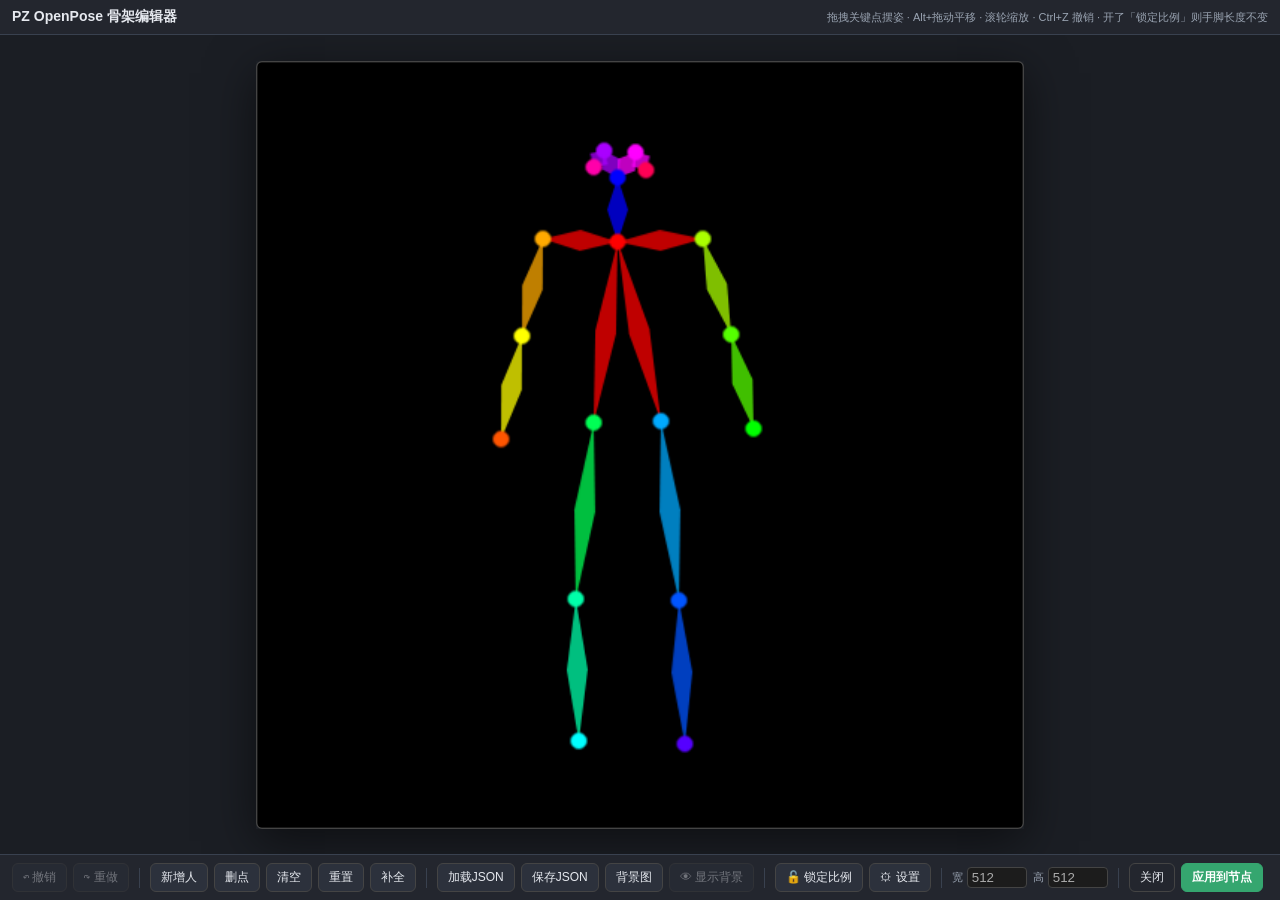
<file: js/openpose_editor/index.html>
<!DOCTYPE html>
<html lang="zh-CN">
<head>
<meta charset="UTF-8" />
<meta name="viewport" content="width=device-width, initial-scale=1.0" />
<title>PZ OpenPose 骨架编辑器</title>
<style>
  * { box-sizing: border-box; }
  html, body {
    margin: 0; padding: 0; height: 100%;
    background: #1b1e24; color: #e6e9ef;
    font-family: -apple-system, "Segoe UI", Arial, "Microsoft YaHei", sans-serif;
    overflow: hidden;
  }
  #app { display: flex; flex-direction: column; height: 100%; }
  #header {
    flex: 0 0 auto; padding: 8px 12px; display: flex; align-items: center; gap: 10px;
    background: #23262e; border-bottom: 1px solid #39414f;
  }
  #header .title { font-size: 14px; font-weight: 700; margin-right: auto; }
  #header .hint { font-size: 11px; color: #9aa4b2; }
  #stage {
    flex: 1 1 auto; position: relative; display: flex; align-items: center; justify-content: center;
    overflow: hidden; padding: 12px;
  }
  #canvas-wrap { position: relative; box-shadow: 0 8px 30px #0008; }
  #op-canvas { border: 1px solid #444; border-radius: 4px; background: #000; display: block; }
  #footer {
    flex: 0 0 auto; padding: 8px 12px; display: flex; flex-wrap: wrap; gap: 6px; align-items: center;
    background: #23262e; border-top: 1px solid #39414f;
  }
  button {
    background: #2c313c; color: #e6e9ef; border: 1px solid #444; border-radius: 6px;
    padding: 5px 10px; font-size: 12px; cursor: pointer; white-space: nowrap;
  }
  button:hover { border-color: #6ea8fe; }
  button.primary { background: #35a66f; border-color: #35a66f; color: #fff; font-weight: 700; }
  button.primary:hover { filter: brightness(1.08); }
  button.ghost { background: transparent; }
  /* 开关类按钮（锁定比例 / 显示背景）选中时实心蓝 */
  button.toggle.on { background: #456bea; border-color: #456bea; color: #fff; font-weight: 700; }
  button.toggle.on:hover { filter: brightness(1.08); }
  button:disabled { opacity: .4; cursor: default; }
  button:disabled:hover { border-color: #444; }
  label.dim { font-size: 11px; color: #9aa4b2; display: inline-flex; align-items: center; gap: 4px; }
  input[type="number"] { width: 60px; background: #1c1c1c; color: #aaa; border: 1px solid #444; border-radius: 4px; padding: 2px 4px; }
  input[type="file"] { display: none; }
  .sep { width: 1px; height: 20px; background: #39414f; margin: 0 4px; }
</style>
</head>
<body>
<div id="app">
  <div id="header">
    <span class="title">PZ OpenPose 骨架编辑器</span>
    <span class="hint">拖拽关键点摆姿 · Alt+拖动平移 · 滚轮缩放 · Ctrl+Z 撤销 · 开了「锁定比例」则手脚长度不变</span>
  </div>
  <div id="stage">
    <div id="canvas-wrap"><canvas id="op-canvas" width="512" height="512"></canvas></div>
  </div>
  <div id="footer">
    <button id="btn-undo" title="撤销上一步（Ctrl+Z）">↶ 撤销</button>
    <button id="btn-redo" title="重做（Ctrl+Shift+Z / Ctrl+Y）">↷ 重做</button>
    <span class="sep"></span>
    <button id="btn-add">新增人</button>
    <button id="btn-del">删点</button>
    <button id="btn-clear">清空</button>
    <button id="btn-reset">重置</button>
    <button id="btn-fix">补全</button>
    <span class="sep"></span>
    <button id="btn-load">加载JSON</button>
    <button id="btn-save">保存JSON</button>
    <button id="btn-bg">背景图</button>
    <button id="btn-bg-toggle" class="toggle">🙈 隐藏背景</button>
    <span class="sep"></span>
    <button id="btn-lock" class="toggle" title="点一下锁定：拖关节时手脚长度保持不变，只转关节">🔓 锁定比例</button>
    <button id="btn-settings" class="toggle" title="SDPose 设置：骨架绘制参数 / 提取前缩放 / 点「应用到节点」时是否保留图1 背景（存在节点上，随工作流保存）">⚙ 设置</button>
    <span class="sep"></span>
    <label class="dim">宽<input id="w-input" type="number" min="64" max="4096" step="64" value="512"></label>
    <label class="dim">高<input id="h-input" type="number" min="64" max="4096" step="64" value="512"></label>
    <span class="sep"></span>
    <button id="btn-cancel" class="ghost">关闭</button>
    <button id="btn-apply" class="primary">应用到节点</button>
    <input id="file-input" type="file" accept=".json" />
    <input id="bg-input" type="file" accept="image/*" />
  </div>
</div>

<script type="module">
// fabric.min.js 是 ES module（export { default, fabric }），必须用 module 方式加载
import * as fabricModule from "./fabric.min.js";
// SDPose 设置面板：与节点上那个「设置」按钮同一套（纯 UI，不加载 ComfyUI 前端）
import { SDPOSE_DEFAULTS, openSdposeSettingsPanel } from "../pz_sdpose_settings_ui.js";
const fabric = fabricModule.fabric || fabricModule.default || fabricModule;
window.fabric = fabric;
(function () {
  "use strict";

  // ===== COCO-18 骨架定义（参考 DocKr ComfyUI-OpenPose-Editor）=====
  // 关键点索引：0鼻 1颈 2右肩 3右肘 4右腕 5左肩 6左肘 7左腕
  //            8右髋 9右膝 10右踝 11左髋 12左膝 13左踝 14右眼 15左眼 16右耳 17左耳
  const connect_keypoints = [
    [0, 1], [1, 2], [2, 3], [3, 4],
    [1, 5], [5, 6], [6, 7], [1, 8],
    [8, 9], [9, 10], [1, 11], [11, 12],
    [12, 13], [14, 0], [14, 16], [15, 0],
    [15, 17]
  ];
  const connect_color = [
    [0, 0, 255], [255, 0, 0], [255, 170, 0], [255, 255, 0],
    [255, 85, 0], [170, 255, 0], [85, 255, 0], [0, 255, 0],
    [0, 255, 85], [0, 255, 170], [0, 255, 255], [0, 170, 255],
    [0, 85, 255], [85, 0, 255], [170, 0, 255], [255, 0, 255],
    [255, 0, 170], [255, 0, 85]
  ];
  const DEFAULT_KEYPOINTS = [
    [241, 77], [241, 120], [191, 118], [177, 183],
    [163, 252], [298, 118], [317, 182], [332, 245],
    [225, 241], [213, 359], [215, 454], [270, 240],
    [282, 360], [286, 456], [232, 59], [253, 60],
    [225, 70], [260, 72]
  ];

  const canvasElem = document.getElementById("op-canvas");
  const wrap = document.getElementById("canvas-wrap");
  let canvas = null;
  let nextPoseId = 0;
  let canvasWidth = 512, canvasHeight = 512;

  function getFusiformPoints(start, end) {
    const dx = end.x - start.x, dy = end.y - start.y;
    let length = Math.sqrt(dx * dx + dy * dy) || 1;
    const midX = (start.x + end.x) / 2, midY = (start.y + end.y) / 2;
    const nx = -dy / length, ny = dx / length;
    const halfWidth = 7;
    return [
      { x: start.x, y: start.y },
      { x: midX + nx * halfWidth, y: midY + ny * halfWidth },
      { x: end.x, y: end.y },
      { x: midX - nx * halfWidth, y: midY - ny * halfWidth }
    ];
  }

  function colorOf(i, a) {
    const c = connect_color[i] || [255, 255, 255];
    return a == null ? `rgb(${c[0]}, ${c[1]}, ${c[2]})` : `rgba(${c[0]}, ${c[1]}, ${c[2]}, ${a})`;
  }

  function lockLine(line) {
    line.set({
      selectable: false, evented: false,
      lockMovementX: true, lockMovementY: true, lockRotation: true,
      lockScalingX: true, lockScalingY: true, lockSkewingX: true, lockSkewingY: true,
      hasControls: false, hasBorders: false
    });
  }

  function addPose(pose_keypoints_2d) {
    pose_keypoints_2d = pose_keypoints_2d || [];
    const poseId = nextPoseId;
    const circles = {};
    const lines = [];
    for (let i = 0; i < 18; i++) {
      const x = pose_keypoints_2d[i * 3], y = pose_keypoints_2d[i * 3 + 1], conf = pose_keypoints_2d[i * 3 + 2];
      if (!conf) continue;
      circles[i] = new fabric.Circle({
        left: x, top: y, radius: 5,
        fill: colorOf(i), stroke: colorOf(i),
        originX: "center", originY: "center",
        hasControls: false, hasBorders: false,
        _id: i, _poseId: poseId
      });
    }
    connect_keypoints.forEach((pair) => {
      const s = circles[pair[0]], e = circles[pair[1]];
      if (!s || !e) return;
      const line = new fabric.Polygon(getFusiformPoints({ x: s.left, y: s.top }, { x: e.left, y: e.top }), {
        fill: colorOf(pair[0], 0.75), strokeWidth: 0, originX: "center", originY: "center",
        _startCircle: s, _endCircle: e, _poseId: poseId
      });
      lockLine(line);
      lines.push(line);
    });
    nextPoseId++;
    canvas.add(...lines, ...Object.values(circles));
  }

  function setPose(people) {
    const bg = canvas.backgroundImage;
    canvas.clear();
    canvas.backgroundImage = bg;
    canvas.backgroundColor = "#000";
    nextPoseId = 0;
    (people || []).forEach((p) => addPose(p.pose_keypoints_2d || []));
    canvas.getObjects("polygon").forEach(lockLine);
    canvas.getObjects().forEach((o) => o.setCoords());
    canvas.renderAll();
  }

  function resetCanvas() {
    canvas.clear();
    canvas.setBackgroundImage(null, canvas.renderAll.bind(canvas));
    canvas.backgroundColor = "#000";
    nextPoseId = 0;
  }

  // 拖动某个关键点时，重画挂在它身上的骨头
  function updateLines(target) {
    if (!target || target.type !== "circle") return;
    canvas.getObjects("polygon").forEach((poly) => {
      if (poly._startCircle === target || poly._endCircle === target) {
        poly.set({ points: getFusiformPoints(poly._startCircle.getCenterPoint(), poly._endCircle.getCenterPoint()) });
        poly.setCoords();
      }
    });
  }

  // ===== 撤销 / 重做 =====
  // 每改一次就存一份「关键点 + 画布尺寸」快照：拖动、增删、补全、加载 JSON、改宽高都记；
  // 撤销 = 回到上一步快照（背景图不参与，撤销不会把对照图弄丢）
  const HISTORY_LIMIT = 80;
  let history = [], historyIndex = -1, restoringHistory = false;

  function refreshHistoryButtons() {
    const undoBtn = document.getElementById("btn-undo");
    const redoBtn = document.getElementById("btn-redo");
    if (undoBtn) undoBtn.disabled = historyIndex <= 0;
    if (redoBtn) redoBtn.disabled = historyIndex >= history.length - 1;
  }

  function pushHistory() {
    if (restoringHistory) return;
    const snap = serializeJSON();
    if (history[historyIndex] === snap) { refreshHistoryButtons(); return; } // 状态没变就不记
    history.splice(historyIndex + 1); // 撤销之后又改了：原来的“重做”分支作废
    history.push(snap);
    if (history.length > HISTORY_LIMIT) history.shift();
    historyIndex = history.length - 1;
    refreshHistoryButtons();
  }

  function restoreHistory(snap) {
    restoringHistory = true;
    try {
      const data = JSON.parse(snap);
      if (data.width && data.height) resizeCanvas(data.width, data.height);
      setPose(data.people || []);
    } catch (e) { console.warn("撤销失败", e); }
    finally { restoringHistory = false; }
    refreshHistoryButtons();
  }

  function undo() { if (historyIndex > 0) restoreHistory(history[--historyIndex]); }
  function redo() { if (historyIndex < history.length - 1) restoreHistory(history[++historyIndex]); }

  // ===== 锁定身材比例（可选）=====
  // 父子关系直接由「画出来的骨头」推出来（从脖子 1 做 BFS），和画面上的连接线永远一致。
  const KEYPOINT_CHILDREN = (() => {
    const children = {}, seen = new Set([1]), queue = [1];
    while (queue.length) {
      const p = queue.shift();
      connect_keypoints.forEach(([a, b]) => {
        let child = null;
        if (a === p && !seen.has(b)) child = b;
        else if (b === p && !seen.has(a)) child = a;
        if (child == null) return;
        seen.add(child);
        (children[p] = children[p] || []).push(child);
        queue.push(child);
      });
    }
    return children;
  })();
  const KEYPOINT_PARENT = (() => {
    const parent = {};
    Object.keys(KEYPOINT_CHILDREN).forEach((p) => KEYPOINT_CHILDREN[p].forEach((c) => { parent[c] = Number(p); }));
    return parent;
  })();
  function subtreeIds(id) {
    const out = [id];
    const walk = (k) => (KEYPOINT_CHILDREN[k] || []).forEach((c) => { out.push(c); walk(c); });
    walk(id);
    return out;
  }

  let lockProportions = false; // 「锁定比例」开关
  let lockDrag = null;         // 本次拖动的约束快照

  // 拖动开始：记下父关节、原来的骨长，以及这一拖要跟着动的一整条链
  function beginLockDrag(circle) {
    lockDrag = null;
    if (!lockProportions || !circle || circle.type !== "circle" || circle._id == null) return;
    const byId = {};
    canvas.getObjects("circle").forEach((c) => { if (c._poseId === circle._poseId) byId[c._id] = c; });
    const ids = subtreeIds(circle._id).filter((id) => byId[id]);
    const start = circle.getCenterPoint();
    const parentId = KEYPOINT_PARENT[circle._id];
    const parent = parentId == null ? null : byId[parentId];
    if (!parent) {
      // 没有上一节（脖子，或上一个点缺失）：整段刚性平移，骨长照样不变
      lockDrag = { mode: "move", target: circle, startX: start.x, startY: start.y,
        pts: ids.map((id) => ({ obj: byId[id], x: byId[id].getCenterPoint().x, y: byId[id].getCenterPoint().y })) };
      return;
    }
    const pivot = parent.getCenterPoint();
    const rx = start.x - pivot.x, ry = start.y - pivot.y;
    const radius = Math.sqrt(rx * rx + ry * ry);
    if (!(radius > 1)) return; // 两个点几乎重叠，没法定半径
    lockDrag = { mode: "rotate", target: circle, pivot, angle0: Math.atan2(ry, rx), radius,
      pts: ids.map((id) => { const c = byId[id].getCenterPoint(); return { obj: byId[id], rx: c.x - pivot.x, ry: c.y - pivot.y }; }) };
  }

  // 拖动中：被拖的点只能沿「以父关节为圆心、原骨长为半径」的圆走，子链跟着一起转 → 手脚长度不变
  function applyLockDrag(target) {
    const st = lockDrag;
    if (!st || st.target !== target) return false;
    const now = target.getCenterPoint();
    const moved = [];
    if (st.mode === "move") {
      const dx = now.x - st.startX, dy = now.y - st.startY;
      st.pts.forEach((p) => { p.obj.set({ left: p.x + dx, top: p.y + dy }); p.obj.setCoords(); moved.push(p.obj); });
    } else {
      const ang = Math.atan2(now.y - st.pivot.y, now.x - st.pivot.x);
      const d = ang - st.angle0, cos = Math.cos(d), sin = Math.sin(d);
      st.pts.forEach((p) => {
        p.obj.set({ left: st.pivot.x + p.rx * cos - p.ry * sin, top: st.pivot.y + p.rx * sin + p.ry * cos });
        p.obj.setCoords();
        moved.push(p.obj);
      });
    }
    moved.forEach((obj) => updateLines(obj));
    return true;
  }

  // 对称 + 肢体延伸补全缺失关键点（参考 DocKr fixLimbs）
  function fixLimbs() {
    const allCircles = canvas.getObjects("circle");
    const poses = {};
    allCircles.forEach((c) => { (poses[c._poseId] = poses[c._poseId] || []).push(c); });
    const symmetryPairs = [[2, 5], [3, 6], [4, 7], [8, 11], [9, 12], [10, 13], [14, 15], [16, 17]];
    const limbExt = [[4, 3, 2], [7, 6, 5], [10, 9, 8], [13, 12, 11]];
    Object.keys(poses).forEach((pid) => {
      const kp = new Array(18).fill(null);
      poses[pid].forEach((c) => { kp[c._id] = c; });
      const addMissing = (id, x, y) => {
        if (kp[id]) return;
        const c = new fabric.Circle({
          left: x, top: y, radius: 5, fill: colorOf(id), stroke: colorOf(id),
          originX: "center", originY: "center", hasControls: false, hasBorders: false, _id: id, _poseId: parseInt(pid)
        });
        canvas.add(c); kp[id] = c;
      };
      const neck = kp[1];
      if (neck) symmetryPairs.forEach(([r, l]) => {
        if (kp[l] && !kp[r]) addMissing(r, neck.left + (neck.left - kp[l].left), kp[l].top);
        else if (kp[r] && !kp[l]) addMissing(l, neck.left + (neck.left - kp[r].left), kp[r].top);
      });
      limbExt.forEach(([t, p1, p2]) => {
        if (!kp[t] && kp[p1] && kp[p2]) addMissing(t, kp[p1].left + (kp[p1].left - kp[p2].left), kp[p1].top + (kp[p1].top - kp[p2].top));
      });
    });
    // 重画连接
    canvas.getObjects("polygon").forEach((l) => canvas.remove(l));
    const byPose = {};
    canvas.getObjects("circle").forEach((c) => { (byPose[c._poseId] = byPose[c._poseId] || []).push(c); });
    Object.keys(byPose).forEach((pid) => {
      const map = {};
      byPose[pid].forEach((c) => { map[c._id] = c; });
      connect_keypoints.forEach((pair) => {
        const s = map[pair[0]], e = map[pair[1]];
        if (!s || !e) return;
        const line = new fabric.Polygon(getFusiformPoints({ x: s.left, y: s.top }, { x: e.left, y: e.top }), {
          fill: colorOf(pair[0], 0.75), strokeWidth: 0, originX: "center", originY: "center",
          _startCircle: s, _endCircle: e, _poseId: parseInt(pid)
        });
        lockLine(line); canvas.add(line);
      });
    });
    canvas.renderAll();
  }

  function serializeJSON() {
    const allCircles = canvas.getObjects("circle");
    const poses = {};
    allCircles.forEach((c) => { (poses[c._poseId] = poses[c._poseId] || []).push(c); });
    const people = [];
    Object.keys(poses).sort((a, b) => a - b).forEach((pid) => {
      const kp = new Array(18 * 3).fill(0);
      poses[pid].forEach((c) => {
        const ctr = c.getCenterPoint();
        kp[c._id * 3] = ctr.x; kp[c._id * 3 + 1] = ctr.y; kp[c._id * 3 + 2] = 1.0;
      });
      people.push({ pose_keypoints_2d: kp });
    });
    return JSON.stringify({ width: canvasWidth, height: canvasHeight, people });
  }

  function loadJSON(text) {
    let data;
    try { data = JSON.parse(text); } catch (e) { alert("JSON 解析失败: " + e.message); return; }
    let people = [];
    if (Array.isArray(data) && data[0] && data[0].people) people = data[0].people;
    else if (data.people) people = data.people;
    if (!people.length) { alert("JSON 中未找到 people"); return; }
    let w = 512, h = 512;
    if (Array.isArray(data) && data[0]) { w = data[0].width || w; h = data[0].height || h; }
    else { w = data.width || w; h = data.height || h; }
    resizeCanvas(w, h);
    setPose(people);
  }

  function resizeCanvas(w, h) {
    canvasWidth = w; canvasHeight = h;
    document.getElementById("w-input").value = w;
    document.getElementById("h-input").value = h;
    canvasElem.width = w; canvasElem.height = h;
    canvas.setWidth(w); canvas.setHeight(h);
    fitStage();
  }

  function fitStage() {
    const stage = document.getElementById("stage");
    const availW = stage.clientWidth - 24, availH = stage.clientHeight - 24;
    const scale = Math.min(availW / canvasWidth, availH / canvasHeight, 1.5) || 1;
    wrap.style.width = canvasWidth + "px";
    wrap.style.height = canvasHeight + "px";
    wrap.style.transform = "scale(" + scale + ")";
    wrap.style.transformOrigin = "center center";
  }

  // 导出时的背景开关：keepBg=false 则不输出背景图
  // （画布底色为 #000，因此得到的是黑底骨架图，与内置 SDPoseDrawKeypoints 一致）
  let keepBackground = true; // 未由父窗口指定时保持原行为（手动背景图照旧导出）

  function captureSkeleton(keepBg) {
    const bg = canvas.backgroundImage;
    const bgOpacity = bg ? bg.opacity : 1;
    if (bg) {
      if (keepBg) bg.opacity = 1;
      else canvas.setBackgroundImage(null, () => {});
    }
    canvas.discardActiveObject();
    canvas.renderAll();
    const url = canvas.toDataURL({ format: "png" });
    if (bg) {
      if (keepBg) bg.opacity = bgOpacity;
      else canvas.setBackgroundImage(bg, () => {});
    }
    canvas.renderAll();
    return url;
  }

  function initCanvas() {
    canvas = new fabric.Canvas("op-canvas", {
      backgroundColor: "#000", preserveObjectStacking: true, selection: true,
      fireRightClick: true, stopContextMenu: true
    });
    if (canvas.wrapperEl) canvas.wrapperEl.addEventListener("contextmenu", (e) => e.preventDefault());
    canvas.on("mouse:wheel", function (opt) {
      const delta = opt.e.deltaY;
      let zoom = canvas.getZoom() * 0.999 ** delta;
      zoom = Math.min(Math.max(zoom, 0.1), 20);
      const rect = canvas.getElement().getBoundingClientRect();
      if (rect.width > 0 && rect.height > 0) {
        const x = (opt.e.clientX - rect.left) * (canvas.width / rect.width);
        const y = (opt.e.clientY - rect.top) * (canvas.height / rect.height);
        canvas.zoomToPoint({ x, y }, zoom);
      } else canvas.zoomToPoint({ x: opt.e.offsetX, y: opt.e.offsetY }, zoom);
      opt.e.preventDefault(); opt.e.stopPropagation();
    });
    let dragging = false, lastX, lastY, wasSel = true;
    canvas.on("mouse:down", function (opt) {
      beginLockDrag(opt.target); // 锁定比例：先记下这一拖的约束（未开锁时什么都不做）
      if (opt.e.altKey || opt.e.button === 1) {
        dragging = true; wasSel = canvas.selection; canvas.selection = false;
        lastX = opt.e.clientX; lastY = opt.e.clientY;
      }
    });
    canvas.on("mouse:move", function (opt) {
      if (!dragging) return;
      const vpt = canvas.viewportTransform;
      vpt[4] += opt.e.clientX - lastX; vpt[5] += opt.e.clientY - lastY;
      canvas.requestRenderAll(); lastX = opt.e.clientX; lastY = opt.e.clientY;
    });
    canvas.on("mouse:up", function () {
      lockDrag = null;
      if (dragging) { canvas.setViewportTransform(canvas.viewportTransform); dragging = false; canvas.selection = wasSel; }
      pushHistory(); // 一次拖动/点选结束，记一步（状态没变时内部会跳过）
    });
    canvas.on("object:moving", (e) => {
      // 开了「锁定比例」：先把被拖的点 + 它的子链摆到合法位置，再按新位置重画骨头
      if (applyLockDrag(e.target)) return;
      updateLines(e.target);
    });
  }

  // ===== 按钮绑定 =====
  document.getElementById("btn-add").onclick = () => {
    const kp = [];
    DEFAULT_KEYPOINTS.forEach((pt) => kp.push(pt[0], pt[1], 1.0));
    addPose(kp); canvas.renderAll(); pushHistory();
  };
  document.getElementById("btn-del").onclick = () => {
    const active = canvas.getActiveObjects();
    if (!active.length) return;
    active.forEach((o) => { if (o.type === "circle") o._poseId = -999; });
    canvas.getObjects().forEach((o) => { if (o._poseId === -999) canvas.remove(o); });
    canvas.discardActiveObject(); canvas.renderAll(); pushHistory();
  };
  document.getElementById("btn-clear").onclick = () => { resetCanvas(); canvas.renderAll(); pushHistory(); };
  document.getElementById("btn-reset").onclick = () => {
    resetCanvas();
    const kp = [];
    DEFAULT_KEYPOINTS.forEach((pt) => kp.push(pt[0], pt[1], 1.0));
    setPose([{ pose_keypoints_2d: kp }]);
    pushHistory();
  };
  document.getElementById("btn-fix").onclick = () => { fixLimbs(); pushHistory(); };
  document.getElementById("btn-undo").onclick = () => undo();
  document.getElementById("btn-redo").onclick = () => redo();
  document.getElementById("btn-lock").onclick = (e) => {
    lockProportions = !lockProportions;
    const btn = e.currentTarget;
    btn.classList.toggle("on", lockProportions);
    btn.textContent = lockProportions ? "🔒 锁定比例" : "🔓 锁定比例";
    btn.title = lockProportions
      ? "已锁定：拖关节只绕着上一节转，手脚长度不变（再点一下解锁，恢复自由拉伸）"
      : "点一下锁定：拖关节时手脚长度保持不变，只转关节";
  };
  document.getElementById("btn-load").onclick = () => document.getElementById("file-input").click();
  document.getElementById("file-input").onchange = async (e) => {
    const f = e.target.files[0]; if (!f) return;
    const text = await f.text(); loadJSON(text); e.target.value = ""; pushHistory();
  };
  document.getElementById("btn-save").onclick = () => {
    const a = document.createElement("a");
    a.href = "data:application/json;charset=utf-8," + encodeURIComponent(serializeJSON());
    a.download = "openpose_pose.json"; a.click();
  };
  // 由父窗口/本地文件设置背景图（用于对照摆姿；导出时按不透明合成）
  let bgOpacity = 0.5; // 记住「显示背景」的不透明度，隐藏后还能原样恢复

  function refreshBgToggle() {
    const btn = document.getElementById("btn-bg-toggle");
    if (!btn) return;
    const img = canvas && canvas.backgroundImage;
    const shown = !!(img && img.opacity > 0.01);
    btn.classList.toggle("on", shown);
    btn.textContent = shown ? "🙈 隐藏背景" : "👁 显示背景";
    btn.disabled = !img;
    btn.title = img
      ? "只影响编辑时垫在底下的对照图，不影响导出（导出背景由「保留图1 背景」设置决定）"
      : "还没有背景图：点「背景图」选一张，或在人偶编辑器里带图1 过来";
  }

  function setBackgroundUrl(url, opacity) {
    if (!url) return;
    try {
      fabric.Image.fromURL(url, (img) => {
        if (!img || !img.width) return;
        bgOpacity = opacity == null ? 0.5 : opacity;
        img.set({
          scaleX: canvasWidth / img.width, scaleY: canvasHeight / img.height,
          opacity: bgOpacity, selectable: false, evented: false
        });
        canvas.setBackgroundImage(img, () => { canvas.renderAll(); refreshBgToggle(); });
      });
    } catch (e) { console.warn("背景图加载失败", e); }
  }

  document.getElementById("btn-bg").onclick = () => document.getElementById("bg-input").click();
  document.getElementById("btn-bg-toggle").onclick = () => {
    const img = canvas.backgroundImage;
    if (!img) return;
    if (img.opacity > 0.01) { bgOpacity = img.opacity; img.opacity = 0; } // 藏起来（记着原来的透明度）
    else img.opacity = bgOpacity || 0.5;
    canvas.requestRenderAll();
    refreshBgToggle();
  };
  document.getElementById("bg-input").onchange = (e) => {
    const f = e.target.files[0]; if (!f) return;
    setBackgroundUrl(URL.createObjectURL(f), 0.5);
    e.target.value = "";
  };
  document.getElementById("w-input").onchange = (e) => { const v = parseInt(e.target.value); if (v > 0) { resizeCanvas(v, canvasHeight); pushHistory(); } };
  document.getElementById("h-input").onchange = (e) => { const v = parseInt(e.target.value); if (v > 0) { resizeCanvas(canvasWidth, v); pushHistory(); } };
  // 撤销 / 重做快捷键（和 3D 编辑器一致）
  document.addEventListener("keydown", (e) => {
    if (!(e.ctrlKey || e.metaKey)) return;
    const key = (e.key || "").toLowerCase();
    if (key === "z" && !e.shiftKey) { e.preventDefault(); undo(); }
    else if ((key === "z" && e.shiftKey) || key === "y") { e.preventDefault(); redo(); }
  });
  // 出图并回传父窗口：本页的「应用到节点」按钮，以及人偶编辑器（把它嵌在里面时）
  // 发来的 openpose-apply-request 都走这里
  const doApply = () => {
    const poseJson = serializeJSON();
    const skeleton = captureSkeleton(keepBackground);
    parent.postMessage({ type: "openpose-apply", payload: { pose_json: poseJson, skeleton } }, location.origin);
  };
  document.getElementById("btn-cancel").onclick = () => parent.postMessage({ type: "openpose-close" }, location.origin);
  document.getElementById("btn-apply").onclick = doApply;

  // ===== SDPose 设置（节点上那个「设置」搬到这里，挨着「锁定比例」）=====
  // 值存在节点的 sdpose_settings 控件里：向父窗口要（openpose-settings-request），
  // 存的时候回传（openpose-settings-save）。被人偶编辑器内嵌时由它转发给节点。
  const settingsBtn = document.getElementById("btn-settings");
  let settingsWait = null;
  const flashSettings = (text) => {
    settingsBtn.textContent = text;
    setTimeout(() => { settingsBtn.textContent = "⚙ 设置"; }, 1600);
  };
  const persistSettings = (out) => {
    keepBackground = !!out.keep_background; // 立刻按新开关导出（下一次「应用到节点」生效）
    if (parent !== window) parent.postMessage({ type: "openpose-settings-save", payload: out }, location.origin);
    flashSettings("✓ 已保存");
  };
  const openSettings = (cfg) => {
    openSdposeSettingsPanel(cfg, { onSave: persistSettings, onReset: persistSettings });
  };
  let settingsPending = false; // 已发请求、还在等节点的设置
  settingsBtn.onclick = () => {
    if (parent === window) { openSettings({ ...SDPOSE_DEFAULTS }); return; } // 独立打开：没有节点可存
    settingsBtn.disabled = true;
    settingsPending = true;
    parent.postMessage({ type: "openpose-settings-request" }, location.origin);
    clearTimeout(settingsWait);
    // 等不到节点回话（被别的页面内嵌 / 旧宿主）就按默认值打开，别让按钮一直灰着
    settingsWait = setTimeout(() => {
      settingsBtn.disabled = false;
      if (!settingsPending) return;
      settingsPending = false;   // 已经用默认值开过了，迟到的回复就别再开一个
      openSettings({ ...SDPOSE_DEFAULTS });
    }, 1500);
  };

  // ===== 启动 =====
  initCanvas();
  resizeCanvas(512, 512);
  const kp = [];
  DEFAULT_KEYPOINTS.forEach((pt) => kp.push(pt[0], pt[1], 1.0));
  setPose([{ pose_keypoints_2d: kp }]);
  pushHistory();      // 起点算第一步，撤销不会退到空白
  refreshBgToggle();
  window.addEventListener("resize", fitStage);

  // 父窗口加载已有 pose
  window.addEventListener("message", (event) => {
    if (event.origin !== location.origin) return;
    if (event.data?.type === "openpose-load") {
      const payload = event.data.payload || {};
      const pj = payload.pose_json;
      if (pj) {
        try {
          const data = JSON.parse(pj);
          let people = [];
          if (Array.isArray(data) && data[0] && data[0].people) people = data[0].people;
          else if (data.people) people = data.people;
          if (people.length) {
            let w = 512, h = 512;
            if (Array.isArray(data) && data[0]) { w = data[0].width || w; h = data[0].height || h; }
            else { w = data.width || w; h = data.height || h; }
            resizeCanvas(w, h); setPose(people); pushHistory();
          }
        } catch (e) {}
      }
      // 图1 作为背景对照（半透明，仅编辑时可见；是否导出由 keepBg 决定）
      if (payload.bg) setBackgroundUrl(payload.bg, 0.5);
      if (payload.keepBg !== undefined) keepBackground = !!payload.keepBg;
    } else if (event.data?.type === "openpose-fit") {
      // 适配画布尺寸到父窗口给定的宽高
      const w = event.data.payload && event.data.payload.width, h = event.data.payload && event.data.payload.height;
      if (w && h) resizeCanvas(w, h);
    } else if (event.data?.type === "openpose-apply-request") {
      // 被人偶编辑器内嵌时，由它的「应用到节点」按钮远程触发本页出图
      doApply();
    } else if (event.data?.type === "openpose-settings") {
      // 节点上的 SDPose 设置回来了（被人偶编辑器内嵌时由它转发）
      if (!settingsPending) return;
      settingsPending = false;
      clearTimeout(settingsWait);
      settingsBtn.disabled = false;
      openSettings(event.data.payload || {});
    }
  });

  parent.postMessage({ type: "openpose-ready" }, location.origin);
})();
</script>
</body>
</html>
</file>
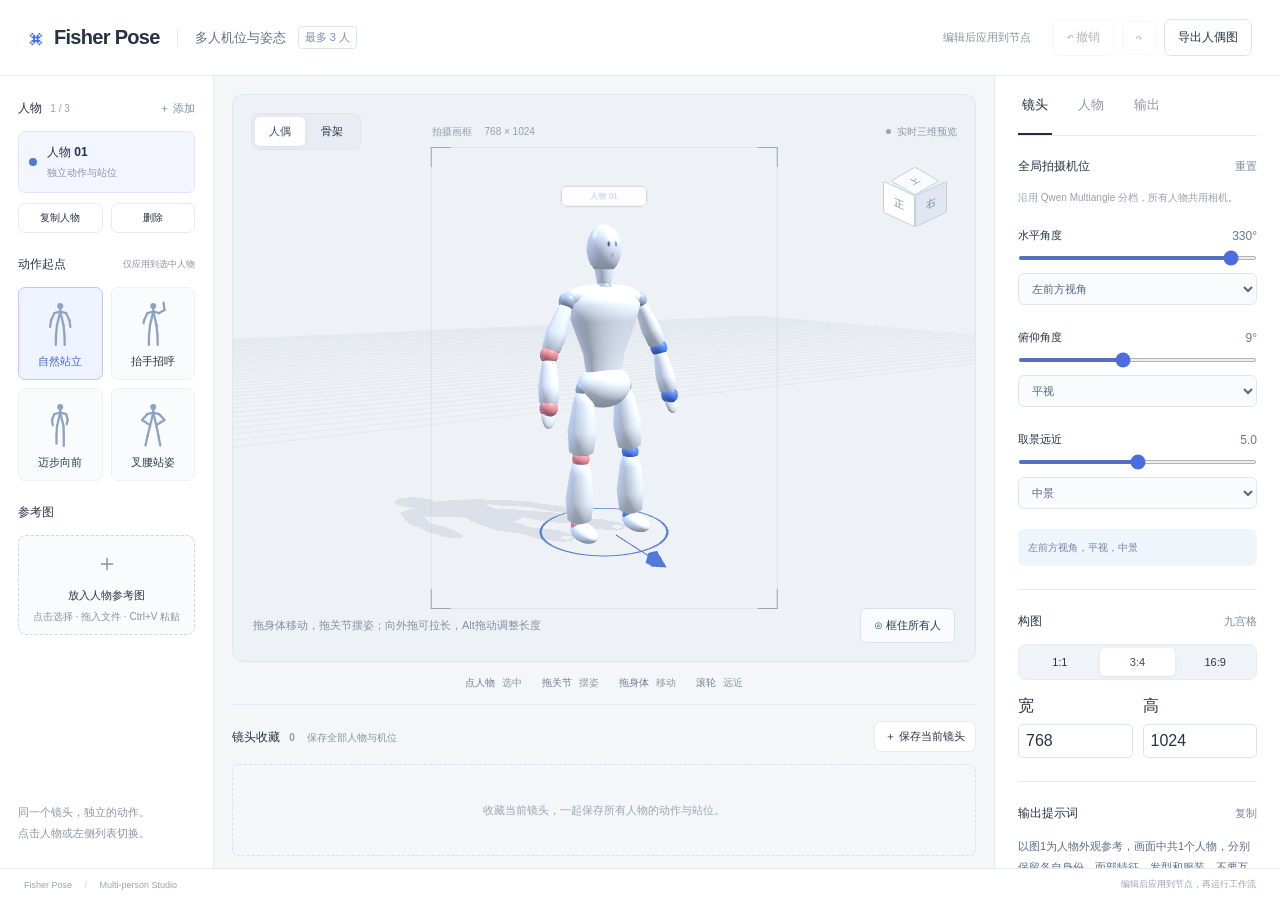
<file: js/fisher_editor/editor/studio.html>
<!doctype html>
<html lang="zh-CN"><head><meta charset="utf-8"><meta name="viewport" content="width=device-width,initial-scale=1"><title>Fisher Pose · 多人机位与姿态</title><link rel="icon" href="data:,"><link rel="stylesheet" href="style.css"><link rel="stylesheet" href="multi.css"></head>
<body>
<header class="appbar"><div class="brand"><span class="brand-icon">⌘</span><b>Fisher Pose</b><span class="divider"></span><span>多人机位与姿态</span><small>最多 3 人</small></div><div class="header-actions"><span id="save-status">编辑后应用到节点</span><button id="undo" title="撤销 Ctrl+Z">↶ 撤销</button><button id="redo" title="重做 Ctrl+Shift+Z">↷</button><button id="export-pose">导出人偶图</button><button id="cancel-editor">取消</button><button class="primary" id="apply-editor">应用到节点</button></div></header>
<main>
<aside class="left-panel">
<section><div class="section-heading"><h2>人物 <span id="person-count">1 / 3</span></h2><button class="text-button" id="add-person">＋ 添加</button></div><div id="people-list"></div><div class="person-actions"><button id="duplicate-person">复制人物</button><button id="delete-person">删除</button></div></section>
<section><div class="section-heading"><h2>动作起点</h2><small>仅应用到选中人物</small></div><div id="pose-presets" class="pose-presets"></div></section>
<section><div class="section-heading"><h2>参考图</h2><button class="text-button" id="clear-reference" hidden>移除</button></div><label class="upload" id="upload-label"><input type="file" id="reference-file" accept="image/*"><span class="upload-icon">＋</span><b>放入人物参考图</b><small>仅辅助摆姿，不替代 image_1</small></label><div id="fit-reference-options" hidden><label class="field-label">适配范围<select id="fit-scope"><option value="selected">只改选中的人物</option><option value="scene">按整张图重建场景</option></select></label><label class="field-label" id="fit-source-label" hidden>使用图中的哪个人<select id="fit-source"></select></label></div><button id="fit-reference" class="wide" hidden>骨架适配人偶</button><p id="fit-reference-status" class="muted" role="status" hidden>按彩色骨架重建 1–3 人和构图；可撤销。</p><label class="reference-opacity" id="opacity-control" hidden>参考图透明度<input id="opacity" type="range" min="0" max="100" value="25"></label></section>
<div class="left-note"><p>同一个镜头，独立的动作。<br>点击人物或左侧列表切换。</p></div>
</aside>
<div class="workspace"><div class="stage" id="stage"><img id="reference-image" alt="人物参考图" hidden><div id="viewport"></div>
<div class="stage-top"><div class="segmented" id="display-mode"><button class="active" data-mode="model">人偶</button><button data-mode="skeleton">骨架</button></div><div class="stage-label"><i></i>实时三维预览</div></div>
<div class="view-cube" aria-label="快捷机位"><button data-view="0,0" class="cube-top" title="正面">正</button><button data-view="90,0" class="cube-side" title="右侧">右</button><button data-view="0,60" class="cube-up" title="俯拍">上</button></div>
<div class="frame" id="output-frame"><span class="frame-label">拍摄画框 <b id="ratio-label">3:4</b></span><i class="corner tl"></i><i class="corner tr"></i><i class="corner bl"></i><i class="corner br"></i><div class="thirds" hidden></div></div>
<div class="stage-bottom"><span id="selection-hint">拖身体移动，拖关节摆姿，拖空白转机位</span><button id="center-view">⊙ 框住所有人</button></div><div id="toast" role="status"></div></div>
<div class="interaction-bar"><span><kbd>点人物</kbd> 选中</span><span><kbd>拖关节</kbd> 摆姿</span><span><kbd>拖身体</kbd> 移动</span><span><kbd>滚轮</kbd> 远近</span></div>
<section class="shots"><div class="section-heading"><div><h2>镜头收藏 <span id="shot-count">0</span></h2><small>保存全部人物与机位</small></div><button id="save-shot">＋ 保存当前镜头</button></div><div class="shot-strip" id="shot-strip"></div></section></div>
<aside class="right-panel">
<div class="panel-tabs"><button class="active" data-tab="camera">镜头</button><button data-tab="pose">人物</button><button data-tab="output">输出</button></div>
<div id="camera-panel">
<section><div class="section-heading"><h2>全局拍摄机位</h2><button class="text-button" id="reset-camera">重置</button></div><p class="muted">沿用 Qwen Multiangle 分档，所有人物共用相机。</p>
<label class="slider-label">水平角度<output id="azimuth-value"></output></label><input id="azimuth" aria-label="水平角度" type="range" min="0" max="359" step="1"><select id="azimuth-preset" aria-label="水平视角预设"><option value="0">正面视角</option><option value="45">右前方视角</option><option value="90">右侧视角</option><option value="135">右后方视角</option><option value="180">背面视角</option><option value="225">左后方视角</option><option value="270">左侧视角</option><option value="315">左前方视角</option></select>
<label class="slider-label">俯仰角度<output id="elevation-value"></output></label><input id="elevation" aria-label="俯仰角度" type="range" min="-30" max="60" step="1"><select id="elevation-preset" aria-label="俯仰预设"><option value="-30">仰拍</option><option value="0">平视</option><option value="30">高角度</option><option value="60">俯拍</option></select>
<label class="slider-label">取景远近<output id="zoom-value"></output></label><input id="zoom" aria-label="取景远近" type="range" min="0" max="10" step=".1"><select id="zoom-preset" aria-label="景别预设"><option value="0">远景</option><option value="4">中景</option><option value="8">特写</option></select>
<div class="camera-summary" id="camera-summary"></div></section>
<section><div class="section-heading"><h2>构图</h2><button id="toggle-grid" class="text-button" aria-pressed="false">九宫格</button></div><div class="segmented ratios"><button data-ratio="1:1">1:1</button><button class="active" data-ratio="3:4">3:4</button><button data-ratio="16:9">16:9</button></div><div class="dimensions"><label>宽<input id="output-width" type="number" min="64" max="4096" step="1" value="768"></label><label>高<input id="output-height" type="number" min="64" max="4096" step="1" value="1024"></label></div></section>
</div>
<div id="pose-panel" hidden>
<section><div class="section-heading"><h2 id="actor-heading">人物 01</h2><span id="selected-joint">未选择关节</span></div><label class="field-label">人物名称<input id="actor-name" type="text" maxlength="32"></label><label class="field-label">对应原图中的谁<textarea id="actor-identity" maxlength="300" placeholder="例如：图1左侧穿红衣的人"></textarea></label><p class="muted">用于说明骨架与原图人物的对应关系。不会自动识别人脸或锁定身份。</p>
<label class="slider-label">人物转身<output id="bodyAngle-value"></output></label><input id="bodyAngle" aria-label="人物转身" type="range" min="0" max="359" step="1">
<p id="actor-facing" class="muted"></p><button id="flip-facing" type="button">转身 180°</button><p class="muted">脸部眼睛和脚下箭头指向人物正面。二维骨架不能自动确定正背面，请在此确认；转身会同时旋转人物姿势。</p>
<label class="slider-label">左右位置<output id="positionX-value"></output></label><input id="positionX" aria-label="左右位置" type="range" min="-3" max="3" step=".02">
<label class="slider-label">前后位置<output id="positionZ-value"></output></label><input id="positionZ" aria-label="前后位置" type="range" min="-3" max="3" step=".02">
<button id="mirror" class="wide">⇄ 镜像当前人物动作</button><button id="reset-pose" class="wide">恢复当前人物站姿</button></section>
</div>
<div id="output-panel" hidden>
<section class="output-settings"><label class="field-label">输出用途<select id="output-mode"><option>视角＋姿态</option><option>仅视角</option><option>仅姿态</option></select></label><p id="mode-help" class="muted"></p><label class="field-label">提示词格式<select id="prompt-style"><option>中文编辑指令</option><option>Multiangle LoRA (&lt;sks&gt;)</option></select></label><p id="style-help" class="muted">中文指令适用于当前 Qwen2.1 工作流。</p><label class="field-label">补充要求<textarea id="extra-prompt" placeholder="例如：保留原图服装与光照"></textarea></label></section>
</div>
<section class="description-section"><div class="section-heading"><h2>输出提示词</h2><button id="copy-description" class="text-button">复制</button></div><p id="description"></p><span class="description-note">与当前模式和机位同步</span></section>
<div class="output-note"><i></i><span>提示词 → prompt<br>合成骨架图 → image_2，原图 → image_1</span></div>
</aside></main>
<footer class="app-footer"><span>Fisher Pose <span class="footer-dot">/</span> Multi-person Studio</span><span>编辑后应用到节点，再运行工作流</span></footer>
<script type="module" src="studio.mjs?v=20260922-preview2"></script></body></html>
</file>
<file: js/fisher_editor/editor/style.css>
:root{font-family:"Segoe UI","Microsoft YaHei",sans-serif;color:#263347;background:#f4f6f8;font-synthesis:none;--line:#e6eaf0;--muted:#8993a2;--blue:#456bea;--ink:#202d42}*{box-sizing:border-box}body{margin:0}button,input{font:inherit}button{cursor:pointer;border:1px solid var(--line);background:#fff;color:inherit;border-radius:7px;padding:9px 13px;font-size:12px;transition:background .15s,color .15s}button:hover{background:#f0f4ff;border-color:#c5d2fb}button:focus-visible,label.upload:focus-within{outline:2px solid var(--blue);outline-offset:3px}button:disabled{opacity:.35;cursor:default}button.primary{background:var(--ink);border-color:var(--ink);color:white;padding:10px 17px}.primary span{margin-left:16px}small{font-size:11px;color:var(--muted)}[hidden]{display:none!important}.appbar{height:76px;display:flex;align-items:center;justify-content:space-between;padding:0 28px;border-bottom:1px solid var(--line);background:white;gap:18px}.brand,.header-actions{display:flex;align-items:center;gap:12px}.brand-icon{font-size:28px;color:var(--blue)}.brand b{font-size:20px;letter-spacing:-.7px}.brand>span:not(.brand-icon):not(.divider){font-size:13px;color:#617086}.brand small{border:1px solid #dde5f5;padding:3px 6px;border-radius:4px;color:#7d8cab}.divider{width:1px;height:19px;background:var(--line);margin:0 5px}.header-actions{gap:8px}.header-actions>span{font-size:11px;color:var(--muted);margin-right:14px}main{display:grid;grid-template-columns:214px minmax(380px,1fr) 286px;min-height:700px;height:calc(100vh - 108px)}aside{background:#fff;overflow-y:auto}.left-panel{border-right:1px solid var(--line);padding:24px 18px;display:flex;flex-direction:column}.right-panel{border-left:1px solid var(--line);padding:0 23px 20px}section{margin:0 0 26px}.section-heading{display:flex;align-items:center;justify-content:space-between;margin-bottom:14px;gap:6px}h2{font-size:12px;margin:0;font-weight:650}.section-heading>span{font-size:11px;color:#a0a9b6}.text-button{border:0;padding:0;font-size:11px;color:#7b89a1;background:transparent}.person-row{width:100%;display:flex;align-items:center;gap:10px;text-align:left;padding:12px 10px;border:1px solid #dce5ff;background:#f3f6ff}.person-row b{font-size:12px;font-weight:600}.person-row small{display:block;font-size:10px;margin-top:5px}.person-dot{width:8px;height:8px;background:var(--blue);border-radius:50%}.visible-icon{color:#8292b1;margin-left:auto;font-size:12px}.pose-presets{display:grid;grid-template-columns:1fr 1fr;gap:8px}.pose-card{padding:8px 5px 10px;background:#fafbfd;border:1px solid #edf0f5}.pose-card.active{border-color:#b9c9ff;background:#eef3ff;color:#4265d8}.pose-card svg{width:100%;height:65px;display:block;margin-bottom:5px}.pose-card span{font-size:11px}.upload{height:128px;display:flex;flex-direction:column;align-items:center;justify-content:center;border:1px dashed #ced6e2;border-radius:8px;background:#fafbfd;cursor:pointer;overflow:hidden;background-size:cover;background-position:center;position:relative}.upload input{position:absolute;width:100%;height:100%;opacity:0;cursor:pointer}.upload-icon{font-size:24px;color:#8c9ab0;margin-bottom:9px}.upload b{font-size:11px;font-weight:500}.upload small{font-size:10px;margin-top:7px}.reference-opacity{display:block;font-size:10px;margin-top:14px;color:var(--muted)}.reference-opacity input{margin-top:10px}.left-note{margin-top:auto;color:#8a96a8;display:flex;gap:9px;font-size:11px;line-height:1.9}.left-note>span{font-size:20px;color:#a9b9d5}.left-note p{margin:0}.workspace{display:flex;flex-direction:column;min-width:0;padding:18px 18px 0;overflow:hidden}.stage{position:relative;flex:1;min-height:360px;border:1px solid #e1e6ed;border-radius:12px;background:#eef1f5;overflow:hidden;isolation:isolate}.stage #viewport{position:absolute;inset:0;z-index:1}.stage canvas{display:block;width:100%;height:100%;touch-action:none;outline:none}.stage #reference-image{position:absolute;inset:0;width:100%;height:100%;object-fit:contain;opacity:.3;z-index:0;pointer-events:none}.stage-top{position:absolute;top:18px;left:18px;right:18px;display:flex;justify-content:space-between;align-items:center;z-index:3;pointer-events:none}.stage-top .segmented{pointer-events:auto}.segmented{display:flex;background:#e9edf3;border:1px solid #dfe5ed;padding:3px;border-radius:8px;gap:2px}.segmented button{background:transparent;border:0;border-radius:5px;font-size:11px;padding:7px 14px;flex:1;white-space:nowrap}.segmented button.active{background:white;box-shadow:0 1px 4px #24355413;color:#344762}.stage-label{font-size:10px;color:#8a97aa;display:flex;align-items:center;gap:6px}.stage-label i,.output-note i{width:5px;height:5px;border-radius:50%;background:#8ea6bf}.frame{position:absolute;left:50%;top:50%;transform:translate(-50%,-50%);pointer-events:none;z-index:2;border:1px solid #8c9bb023}.corner{position:absolute;width:20px;height:20px;border-color:#9aa8bd;border-style:solid}.tl{left:-1px;top:-1px;border-width:1.5px 0 0 1.5px}.tr{right:-1px;top:-1px;border-width:1.5px 1.5px 0 0}.bl{left:-1px;bottom:-1px;border-width:0 0 1.5px 1.5px}.br{right:-1px;bottom:-1px;border-width:0 1.5px 1.5px 0}.frame-label{position:absolute;top:-23px;left:0;font-size:10px;color:#92a0b4;white-space:nowrap}.frame-label b{font-weight:400;margin-left:10px}.thirds{position:absolute;inset:0;background:linear-gradient(to right,transparent 33.2%,#8091a644 33.3%,transparent 33.5%,transparent 66.5%,#8091a644 66.6%,transparent 66.8%),linear-gradient(to bottom,transparent 33.2%,#8091a644 33.3%,transparent 33.5%,transparent 66.5%,#8091a644 66.6%,transparent 66.8%)}.view-cube{position:absolute;right:25px;top:70px;width:70px;height:70px;z-index:4}.view-cube button{position:absolute;border-radius:2px;padding:0;width:32px;height:32px;font-size:10px;border-color:#c4cfdd;color:#73869f}.cube-top{left:3px;top:23px;transform:skewY(25deg);background:#fff}.cube-side{left:35px;top:23px;transform:skewY(-25deg);background:#e0e7f0}.cube-up{left:19px;top:0;transform:rotate(-45deg) skew(15deg,15deg) scale(.86);background:#f9fbff}.stage-bottom{position:absolute;bottom:18px;left:20px;right:20px;z-index:3;display:flex;align-items:center;justify-content:space-between;pointer-events:none}.stage-bottom>span{color:#8190a5;font-size:11px}.stage-bottom button{pointer-events:auto;background:#ffffffb8;font-size:11px;border-color:#dae1eb}.axis-key{position:absolute;left:22px;bottom:65px;z-index:3;font-size:10px;display:flex;gap:10px}.red{color:#e08087}.green{color:#65a696}.blue{color:#7d9de5}.interaction-bar{height:42px;display:flex;align-items:center;justify-content:center;gap:20px;flex-shrink:0;font-size:10px;color:#8b96a8}kbd{font:inherit;color:#6e7e95;margin-right:4px}.shots{height:164px;margin:0;flex-shrink:0;border-top:1px solid var(--line);padding:16px 0}.shots .section-heading{margin-bottom:12px}.shots h2{display:inline-block;margin-right:12px}.shots h2 span{margin-left:6px;font-size:10px;color:#8d9ab0}.shots .section-heading small{font-size:10px}.shots button{font-size:11px;padding:7px 10px}.shot-strip{display:flex;gap:10px;overflow-x:auto;height:92px}.shot{position:relative;flex-shrink:0;display:flex;align-items:center;text-align:left;gap:12px;width:184px;padding:6px!important;background:#fff;border:1px solid #e1e6ed}.shot img{width:62px;height:74px;object-fit:cover;border-radius:4px;background:#edf1f6}.shot b{font-size:11px;font-weight:550}.shot small{display:block;font-size:9px;margin-top:6px}.shot .delete{position:absolute;right:7px;top:5px;font-size:12px;color:#b2bbca}.empty-shots{width:100%;border:1px dashed #d8e0eb;border-radius:7px;color:#98a4b6;font-size:11px;display:flex;align-items:center;justify-content:center}.panel-tabs{height:60px;display:flex;gap:25px;border-bottom:1px solid var(--line);margin-bottom:25px}.panel-tabs button{border:0;border-bottom:2px solid transparent;border-radius:0;background:none;padding:0 4px;font-size:13px;color:#9099a9}.panel-tabs button.active{border-bottom-color:var(--ink);color:var(--ink);font-weight:600}.muted{color:#97a0ae;font-size:11px;line-height:1.8;margin:0 0 24px}.slider-label{display:flex;justify-content:space-between;align-items:center;font-size:11px;margin:21px 0 13px}.slider-label output{font-size:12px;font-variant-numeric:tabular-nums;color:#667895}input[type=range]{width:100%;height:4px;display:block;accent-color:#4c6dde;cursor:pointer;margin:0}.range-hints{display:flex;justify-content:space-between;color:#a0a9b6;font-size:9px;margin-top:12px}.view-presets{display:grid;grid-template-columns:repeat(3,1fr);gap:7px}.view-presets button{padding:9px 0;font-size:10px;background:#fafbfd}.view-presets button.active{background:#edf2ff;border-color:#bbcaff;color:#456bea}.right-panel section{border-bottom:1px solid var(--line);padding-bottom:23px;margin-bottom:23px}.right-panel .description-section{border:0;padding:0}.ratios{background:#f0f3f8;border-color:#e8edf4}.ratios button{font-size:11px;padding:8px 0}.description-section p{font-size:12px;line-height:1.9;color:#5c6d85;margin:0 0 10px}.description-note{font-size:10px;color:#a1adbd}.output-note{display:flex;align-items:flex-start;gap:7px;padding-top:5px;font-size:10px;line-height:1.9;color:#98a4b5}.output-note i{margin-top:7px;flex-shrink:0}.app-footer{height:32px;background:white;border-top:1px solid var(--line);padding:0 24px;display:flex;justify-content:space-between;align-items:center;font-size:9px;color:#97a3b4}.footer-dot{margin:0 10px;color:#c4ccd7}.info-row{display:flex;justify-content:space-between;font-size:11px;padding:12px 0;color:#7a8a9f}.info-row b{font-weight:500;color:#4269cd}.wide{width:100%;margin-top:10px}#toast{position:absolute;left:50%;bottom:65px;transform:translateX(-50%) translateY(8px);z-index:6;background:#263347ed;color:#fff;padding:10px 18px;border-radius:7px;font-size:11px;opacity:0;transition:opacity .2s,transform .2s;pointer-events:none;white-space:nowrap}#toast.show{opacity:1;transform:translateX(-50%)}@media(min-width:1600px){main{grid-template-columns:240px minmax(380px,1fr) 310px}.left-panel{padding:26px 22px}.right-panel{padding-left:26px;padding-right:26px}.workspace{padding:22px 22px 0}}@media(max-width:1100px){main{grid-template-columns:170px minmax(330px,1fr) 242px}.appbar{padding:0 18px}.brand>span:not(.brand-icon),.brand small,.header-actions>span{display:none}.left-panel{padding:22px 12px}.right-panel{padding:0 16px 16px}.interaction-bar{gap:10px}.shots .section-heading small{display:none}.stage-label{display:none}}@media(max-width:760px){.appbar{height:auto;min-height:68px;flex-wrap:wrap;padding:14px;gap:12px}.header-actions{margin-left:auto}.header-actions button{padding:8px}.header-actions #export-scene{display:none}.brand b{font-size:17px}main{height:auto;min-height:0;grid-template-columns:minmax(0,1fr);display:flex;flex-direction:column}.left-panel{order:2;display:grid;grid-template-columns:1fr 1fr;gap:16px;border:0}.left-panel section:first-child,.left-note{display:none}.left-panel section{margin:0}.pose-presets{grid-template-columns:repeat(2,1fr)}.pose-card svg{height:45px}.workspace{order:1;padding:10px}.stage{height:480px;flex:none}.right-panel{order:3;border:0;display:block}.shots{height:154px}.app-footer{font-size:8px}.interaction-bar{font-size:9px}.stage-bottom>span{font-size:10px}}@media(prefers-reduced-motion:reduce){*{transition:none!important}}

.output-settings label,.extra-label{font-size:11px;color:#667895;display:block}.output-settings select{display:block;width:100%;padding:9px;margin:10px 0;border:1px solid #dce3ed;border-radius:6px;background:white;color:#263347}.output-settings .muted{margin:0 0 14px}.dimensions{display:flex;gap:10px}.dimensions label{flex:1;min-width:0}.dimensions input{width:100%;margin-top:7px;padding:7px;border:1px solid #dce3ed;border-radius:5px;color:#263347}.extra-label textarea{width:100%;resize:vertical;min-height:70px;border:1px solid #dce3ed;border-radius:5px;margin-top:8px;padding:8px;font:inherit}.description-section p{white-space:pre-wrap}.header-actions #export-scene{display:none}.header-actions #export-pose{background:white;color:#263347;border-color:#dce3ed}.output-settings{margin-top:0}.right-panel .panel-tabs{margin-bottom:15px}.output-note{padding-bottom:12px}
</file>
<file: js/fisher_editor/editor/multi.css>
.person-row{margin-bottom:7px}.person-row:not(.selected){background:#fafbfd;border-color:#e8ecf2}.person-actions{display:flex;gap:8px;margin-top:10px}.person-actions button{flex:1;padding:7px 6px;font-size:10px}.person-row small{font-size:10px;max-width:125px;overflow:hidden;text-overflow:ellipsis;white-space:nowrap}.person-row .person-dot{flex-shrink:0}.left-panel section{margin-bottom:23px}.left-panel .section-heading small{font-size:9px}#person-count{color:#98a5ba;font-size:10px;font-weight:400;margin-left:5px}.right-panel select{width:100%;margin:13px 0 4px;padding:8px 9px;background:#fafbfd;color:#526780;border:1px solid #e0e6ef;border-radius:6px;font:inherit;font-size:11px}.right-panel .panel-tabs{gap:22px;margin-bottom:22px}.field-label{display:block;color:#718198;font-size:11px;margin-bottom:18px}.field-label input,.field-label textarea{display:block;width:100%;margin-top:9px;padding:9px;border:1px solid #dce3ed;border-radius:6px;background:white;color:#263347;font:inherit}.field-label textarea{min-height:65px;resize:vertical}.field-label select{margin-top:8px}.camera-summary{margin-top:16px;background:#f0f4fb;border-radius:6px;color:#7186a5;font-size:10px;padding:10px;line-height:1.7}.dimensions{margin-top:16px}.description-section p{max-height:220px;overflow:auto;font-size:11px;line-height:1.9}.right-panel .muted{margin-bottom:16px;font-size:10px}#selected-joint{font-size:10px;color:#7890b8}.stage-top{gap:12px}.stage-top>.segmented{max-width:230px}.header-actions #export-pose{background:white;color:#263347}.stage-bottom>span{max-width:70%;line-height:1.6}.shot-wrap{position:relative;flex-shrink:0}.shot-wrap .delete{position:absolute;right:4px;top:4px;z-index:1;border:0;padding:2px 6px;background:transparent;color:#8c99ad}.shot{height:88px}.upload{height:100px}.pose-card svg{height:53px}@media(max-width:760px){.left-panel{display:block}.left-panel section:first-child{display:block}.left-panel section{margin-bottom:18px}.pose-presets{grid-template-columns:repeat(4,1fr)}.header-actions{flex-wrap:wrap}.stage-top .segmented button{padding:7px 10px}.header-actions #export-pose{display:none}.left-note{display:none}}

#fit-reference-options{margin-top:12px}#fit-reference-options .field-label{margin-bottom:10px}#fit-reference-options select{display:block;width:100%;margin-top:7px;padding:7px 4px;border:1px solid #dce3ed;border-radius:6px;background:#fafbfd;color:#526780;font:inherit;font-size:11px}
</file>
